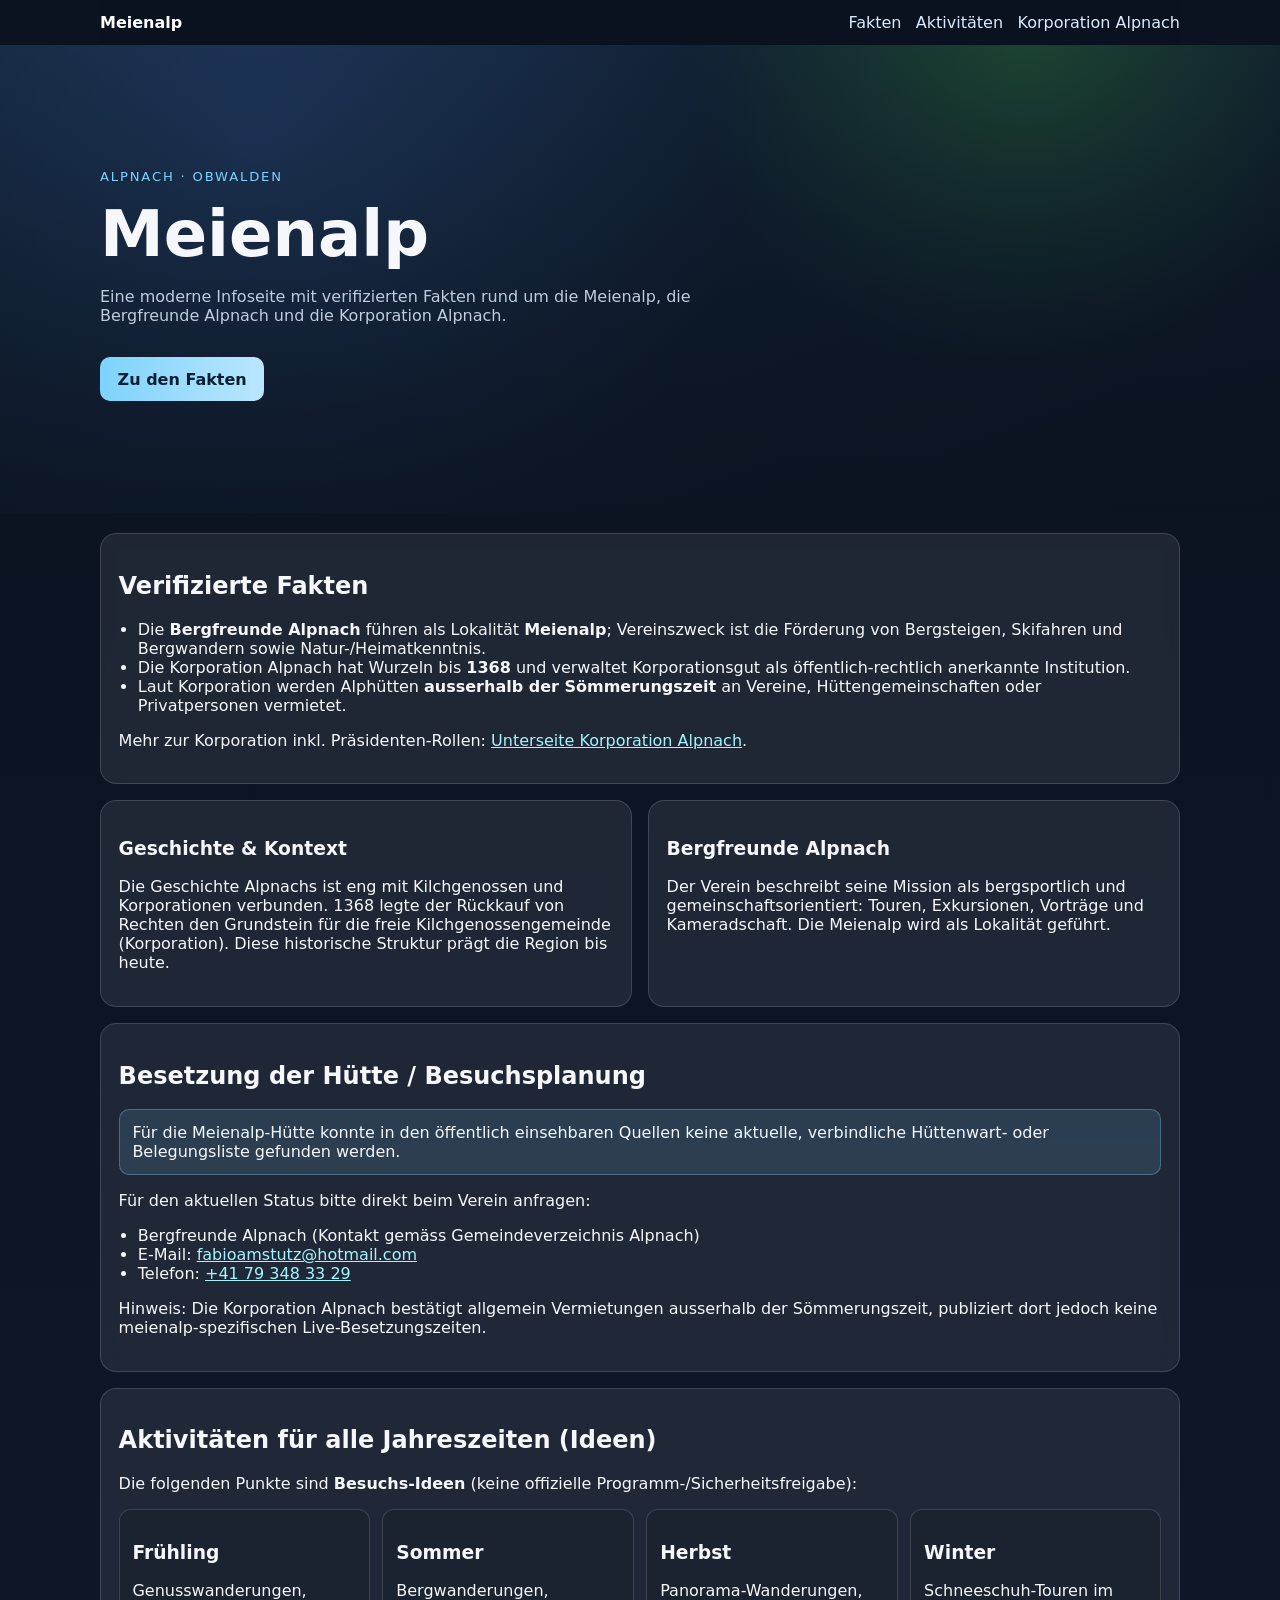
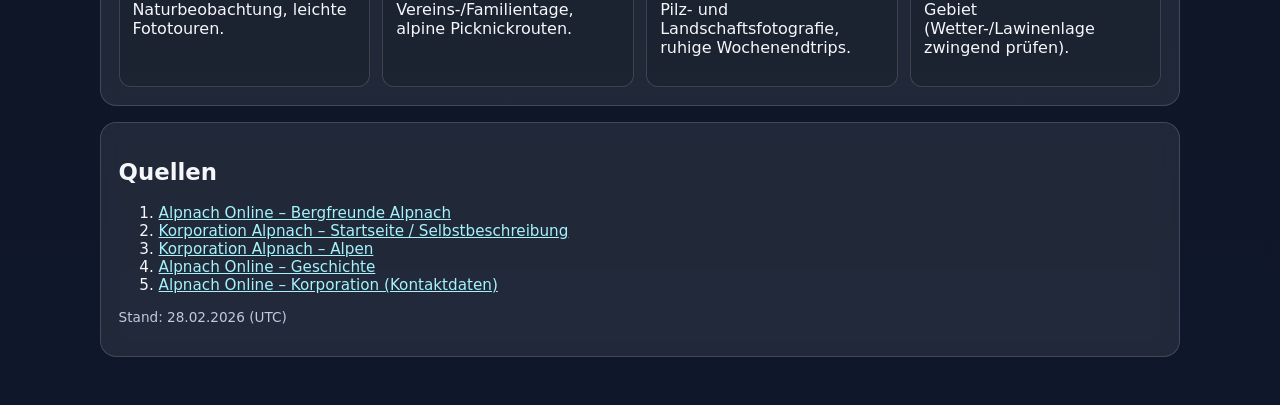
<file: index.html>
<!doctype html>
<html lang="de-CH">
<head>
  <meta charset="utf-8" />
  <meta name="viewport" content="width=device-width,initial-scale=1" />
  <title>Meienalp • Bergfreunde Alpnach</title>
  <meta name="description" content="Informationsseite zur Meienalp, den Bergfreunden Alpnach und dem Kontext der Korporation Alpnach – mit belegten Quellen." />
  <meta http-equiv="Content-Security-Policy" content="default-src 'self'; style-src 'self'; img-src 'self' https: data:; script-src 'self'; object-src 'none'; base-uri 'self'; frame-ancestors 'none'">
  <meta http-equiv="Referrer-Policy" content="strict-origin-when-cross-origin">
  <link rel="stylesheet" href="styles.css" />
</head>
<body>
  <nav class="topnav container">
    <a class="brand" href="index.html">Meienalp</a>
    <div class="links">
      <a href="index.html#fakten">Fakten</a>
      <a href="index.html#aktivitaeten">Aktivitäten</a>
      <a href="korporation.html">Korporation Alpnach</a>
    </div>
  </nav>

  <header class="hero">
    <div class="overlay"></div>
    <div class="hero-inner container">
      <p class="eyebrow">Alpnach · Obwalden</p>
      <h1>Meienalp</h1>
      <p class="lead">Eine moderne Infoseite mit verifizierten Fakten rund um die Meienalp, die Bergfreunde Alpnach und die Korporation Alpnach.</p>
      <a class="btn" href="#fakten">Zu den Fakten</a>
    </div>
  </header>

  <main class="container">
    <section id="fakten" class="card">
      <h2>Verifizierte Fakten</h2>
      <ul>
        <li>Die <strong>Bergfreunde Alpnach</strong> führen als Lokalität <strong>Meienalp</strong>; Vereinszweck ist die Förderung von Bergsteigen, Skifahren und Bergwandern sowie Natur-/Heimatkenntnis.</li>
        <li>Die Korporation Alpnach hat Wurzeln bis <strong>1368</strong> und verwaltet Korporationsgut als öffentlich-rechtlich anerkannte Institution.</li>
        <li>Laut Korporation werden Alphütten <strong>ausserhalb der Sömmerungszeit</strong> an Vereine, Hüttengemeinschaften oder Privatpersonen vermietet.</li>
      </ul>
      <p>Mehr zur Korporation inkl. Präsidenten-Rollen: <a href="korporation.html">Unterseite Korporation Alpnach</a>.</p>
    </section>

    <section class="grid two">
      <article class="card">
        <h3>Geschichte & Kontext</h3>
        <p>Die Geschichte Alpnachs ist eng mit Kilchgenossen und Korporationen verbunden. 1368 legte der Rückkauf von Rechten den Grundstein für die freie Kilchgenossengemeinde (Korporation). Diese historische Struktur prägt die Region bis heute.</p>
      </article>
      <article class="card">
        <h3>Bergfreunde Alpnach</h3>
        <p>Der Verein beschreibt seine Mission als bergsportlich und gemeinschaftsorientiert: Touren, Exkursionen, Vorträge und Kameradschaft. Die Meienalp wird als Lokalität geführt.</p>
      </article>
    </section>

    <section class="card">
      <h2>Besetzung der Hütte / Besuchsplanung</h2>
      <p class="warn">Für die Meienalp-Hütte konnte in den öffentlich einsehbaren Quellen keine aktuelle, verbindliche Hüttenwart- oder Belegungsliste gefunden werden.</p>
      <p>Für den aktuellen Status bitte direkt beim Verein anfragen:</p>
      <ul>
        <li>Bergfreunde Alpnach (Kontakt gemäss Gemeindeverzeichnis Alpnach)</li>
        <li>E-Mail: <a href="mailto:fabioamstutz@hotmail.com">fabioamstutz@hotmail.com</a></li>
        <li>Telefon: <a href="tel:+41793483329">+41 79 348 33 29</a></li>
      </ul>
      <p>Hinweis: Die Korporation Alpnach bestätigt allgemein Vermietungen ausserhalb der Sömmerungszeit, publiziert dort jedoch keine meienalp-spezifischen Live-Besetzungszeiten.</p>
    </section>

    <section id="aktivitaeten" class="card">
      <h2>Aktivitäten für alle Jahreszeiten (Ideen)</h2>
      <p>Die folgenden Punkte sind <strong>Besuchs-Ideen</strong> (keine offizielle Programm-/Sicherheitsfreigabe):</p>
      <div class="seasons">
        <div><h3>Frühling</h3><p>Genusswanderungen, Naturbeobachtung, leichte Fototouren.</p></div>
        <div><h3>Sommer</h3><p>Bergwanderungen, Vereins-/Familientage, alpine Picknickrouten.</p></div>
        <div><h3>Herbst</h3><p>Panorama-Wanderungen, Pilz- und Landschaftsfotografie, ruhige Wochenendtrips.</p></div>
        <div><h3>Winter</h3><p>Schneeschuh-Touren im Gebiet (Wetter-/Lawinenlage zwingend prüfen).</p></div>
      </div>
    </section>

    <section class="card small">
      <h2>Quellen</h2>
      <ol>
        <li><a href="https://www.alpnach.ch/vereinsliste/17678" target="_blank" rel="noopener">Alpnach Online – Bergfreunde Alpnach</a></li>
        <li><a href="https://www.korporation-alpnach.ch/index.php/de/" target="_blank" rel="noopener">Korporation Alpnach – Startseite / Selbstbeschreibung</a></li>
        <li><a href="https://www.korporation-alpnach.ch/index.php/de/grundeigentum/alpen" target="_blank" rel="noopener">Korporation Alpnach – Alpen</a></li>
        <li><a href="https://www.alpnach.ch/geschichte" target="_blank" rel="noopener">Alpnach Online – Geschichte</a></li>
        <li><a href="https://www.alpnach.ch/korporation" target="_blank" rel="noopener">Alpnach Online – Korporation (Kontaktdaten)</a></li>
      </ol>
      <p class="stamp">Stand: 28.02.2026 (UTC)</p>
    </section>
  </main>
</body>
</html>
</file>
<file: styles.css>
:root{
  --bg:#0b1320;
  --bg2:#13253a;
  --card:rgba(255,255,255,.08);
  --text:#f5f7fb;
  --muted:#c0cbdd;
  --accent:#7dd3fc;
}
*{box-sizing:border-box}
body{margin:0;font-family:Inter,Segoe UI,system-ui,sans-serif;color:var(--text);background:linear-gradient(180deg,var(--bg),#0f172a)}
.container{width:min(1080px,92vw);margin:0 auto}
.topnav{position:sticky;top:0;z-index:40;display:flex;justify-content:space-between;align-items:center;padding:.8rem 0;background:rgba(11,19,32,.85);backdrop-filter:blur(10px)}
.brand{font-weight:700;color:#fff;text-decoration:none}
.links{display:flex;gap:.9rem;flex-wrap:wrap}
.links a{color:#dbeafe;text-decoration:none}
.hero{position:relative;min-height:52vh;display:grid;place-items:center;background:radial-gradient(circle at 20% 20%,#1d3557,transparent 45%),radial-gradient(circle at 80% 0%,#1b4332,transparent 30%),linear-gradient(160deg,var(--bg2),#0b1320)}
.hero-small{min-height:36vh}
.overlay{position:absolute;inset:0;background:linear-gradient(180deg,transparent,rgba(11,19,32,.7))}
.hero-inner{position:relative;padding:2.4rem 0}
.eyebrow{letter-spacing:.14em;text-transform:uppercase;color:var(--accent);font-size:.82rem}
h1{font-size:clamp(2.1rem,6vw,4rem);margin:.2rem 0}.lead{max-width:64ch;color:var(--muted)}
.btn{display:inline-block;margin-top:1rem;padding:.78rem 1.1rem;border-radius:10px;background:linear-gradient(90deg,var(--accent),#bae6fd);color:#082032;text-decoration:none;font-weight:700}
main{padding:1.3rem 0 3rem;display:grid;gap:1rem}
.card{background:var(--card);border:1px solid rgba(255,255,255,.15);padding:1.1rem;border-radius:16px;backdrop-filter:blur(8px)}
.grid.two{display:grid;grid-template-columns:repeat(auto-fit,minmax(260px,1fr));gap:1rem}
ul{padding-left:1.2rem}
a{color:#a5f3fc}
.warn{padding:.8rem;border-radius:10px;background:rgba(125,211,252,.13);border:1px solid rgba(125,211,252,.35)}
.seasons{display:grid;grid-template-columns:repeat(auto-fit,minmax(180px,1fr));gap:.8rem}
.seasons>div{padding:.8rem;border:1px solid rgba(255,255,255,.15);border-radius:12px;background:rgba(0,0,0,.15)}
.timeline{display:grid;gap:.8rem}.timeline .item{border-left:3px solid var(--accent);padding-left:.8rem}
.gallery{display:grid;grid-template-columns:repeat(auto-fit,minmax(200px,1fr));gap:.8rem}
.gallery figure{margin:0;background:rgba(0,0,0,.25);border:1px solid rgba(255,255,255,.15);border-radius:12px;overflow:hidden}
.gallery img{width:100%;height:220px;object-fit:cover;display:block}
.gallery figcaption{padding:.6rem .7rem;color:var(--muted);font-size:.9rem}
.small{font-size:.95rem}.stamp{color:var(--muted);font-size:.85rem}
</file>
